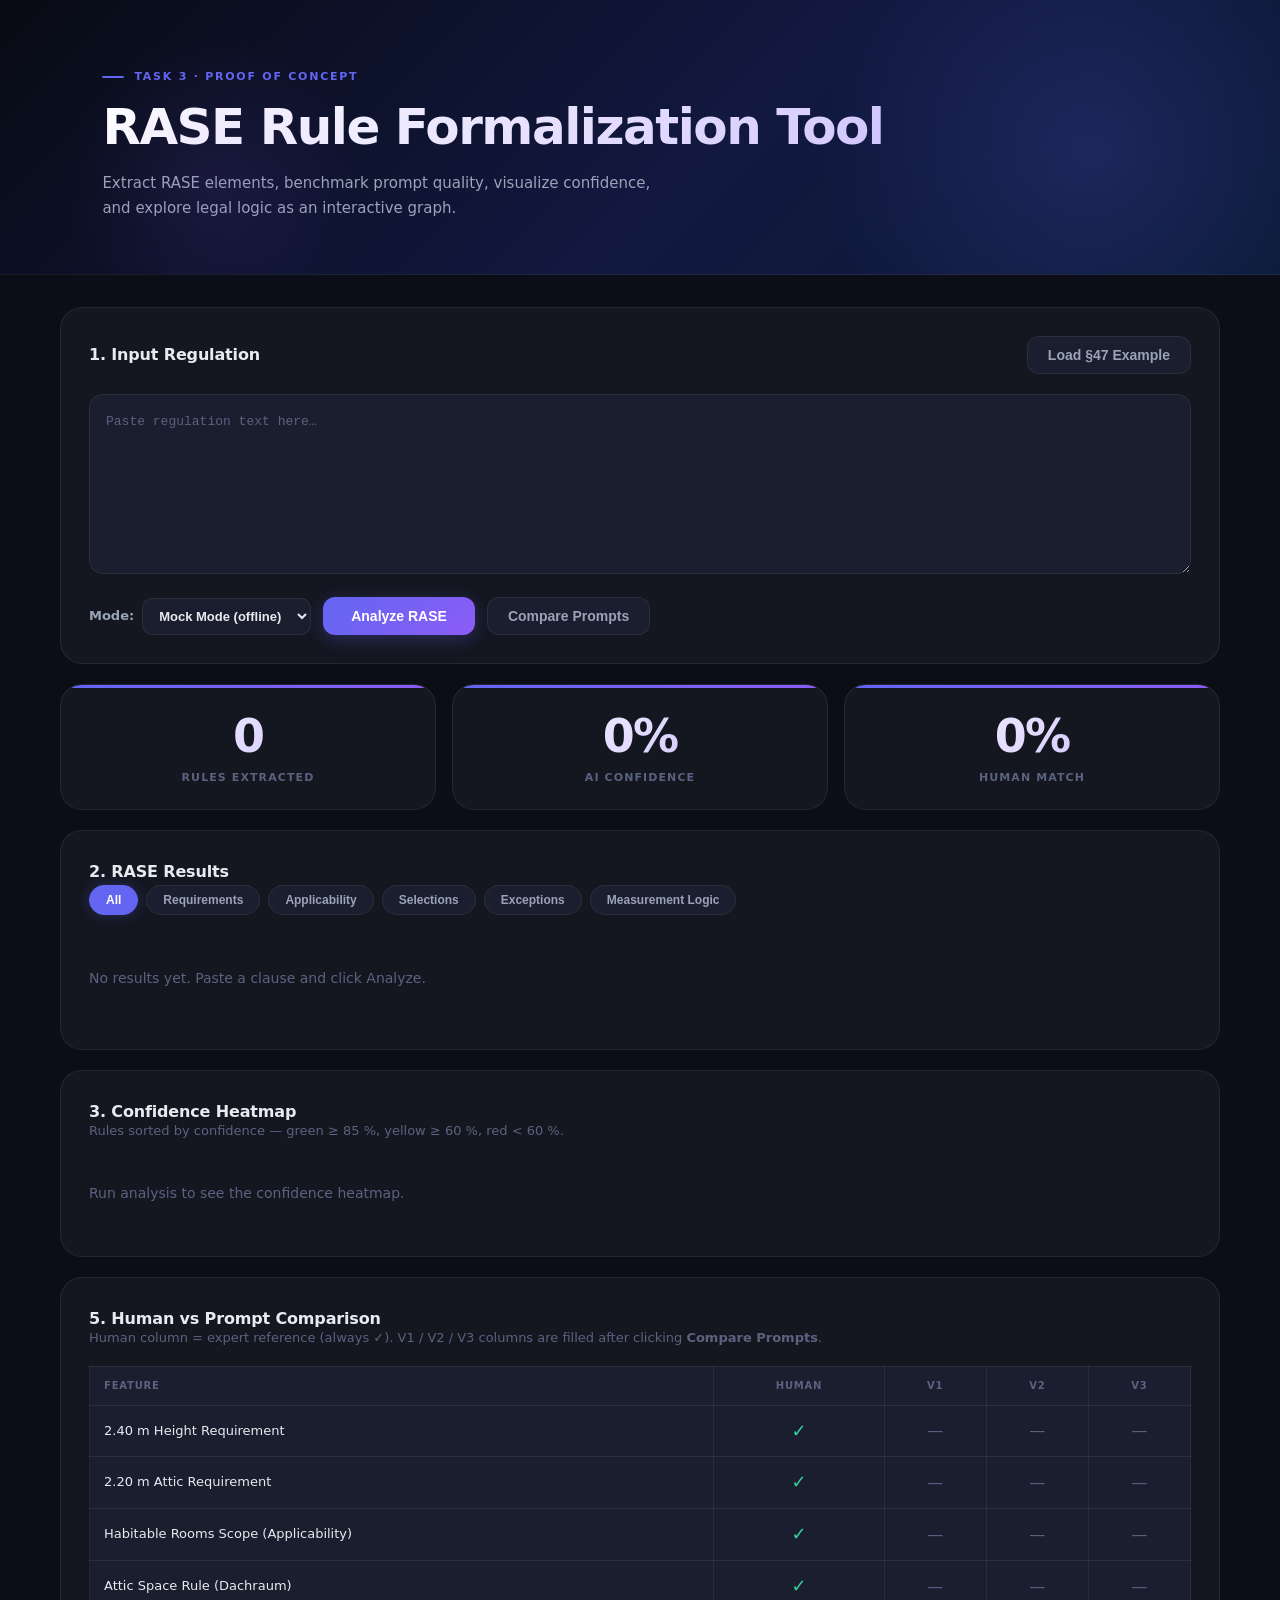
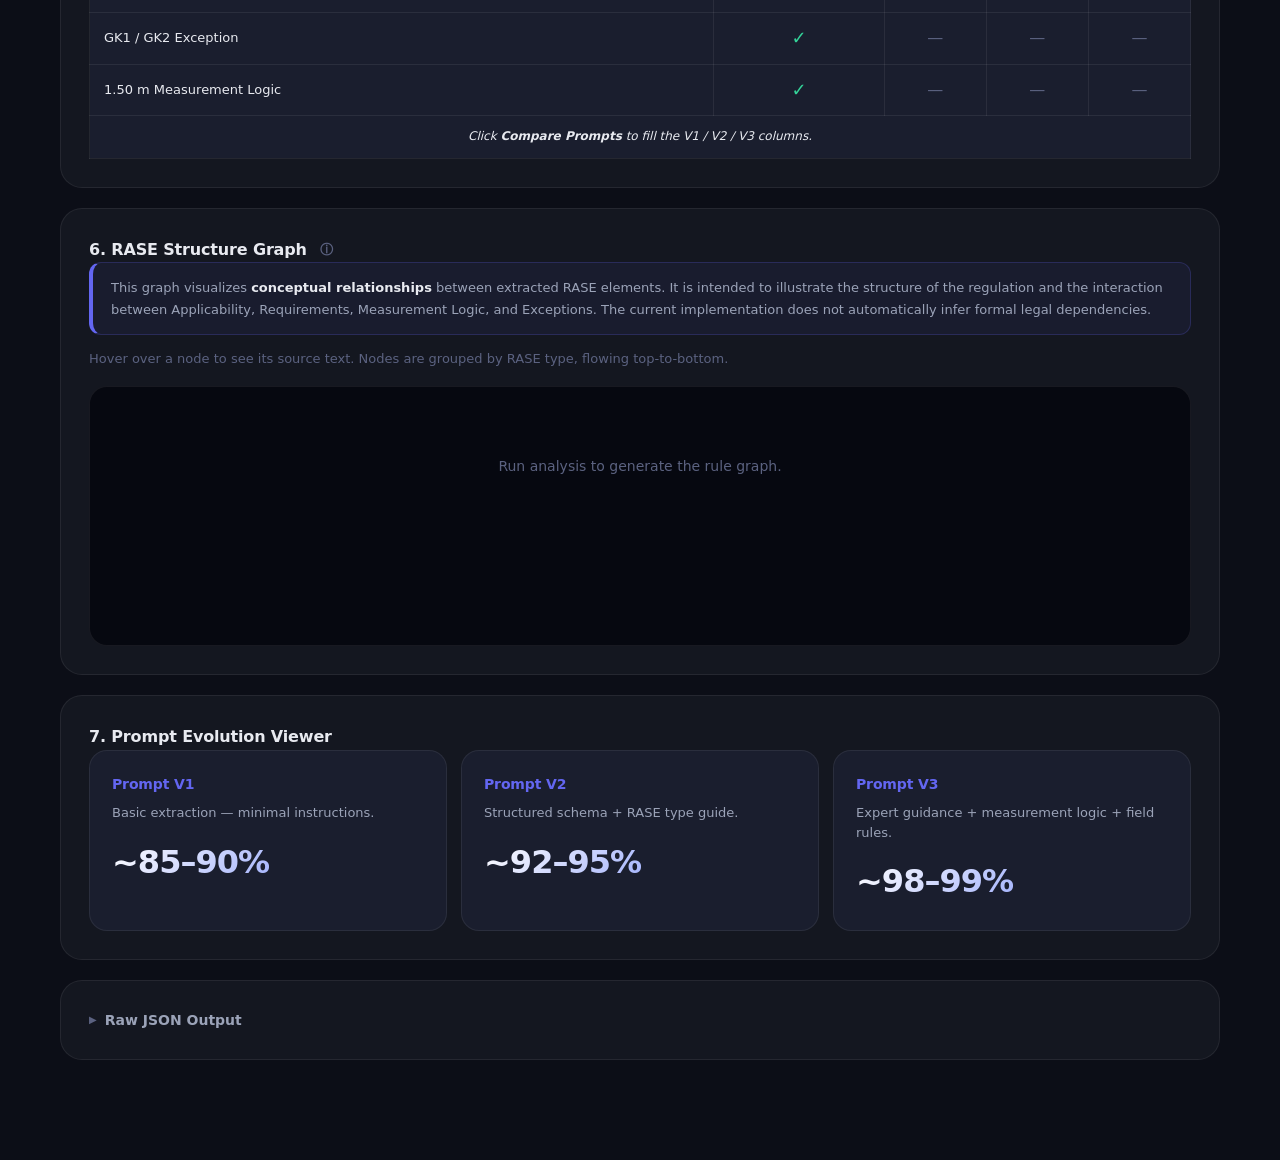
<file: JS Application Software/static/index.html>
<!DOCTYPE html>
<html lang="en">
<head>
  <meta charset="UTF-8" />
  <meta name="viewport" content="width=device-width, initial-scale=1.0" />
  <title>RASE Task 3 Tool</title>
  <link rel="stylesheet" href="styles.css" />
</head>
<body>

<header class="hero">
  <p class="eyebrow">Task 3 · Proof of Concept</p>
  <h1>RASE Rule Formalization Tool</h1>
  <p class="subtitle">
    Extract RASE elements, benchmark prompt quality, visualize confidence,
    and explore legal logic as an interactive graph.
  </p>
</header>

<main class="container">

  <!-- ① Input -->
  <section class="panel">
    <div class="panel-header">
      <h2>1. Input Regulation</h2>
      <button id="loadExampleBtn" class="secondary">Load §47 Example</button>
    </div>
    <textarea id="inputText" placeholder="Paste regulation text here…"></textarea>
    <div class="actions">
      <label>
        Mode:
        <select id="modeSelect">
          <option value="mock">Mock Mode (offline)</option>
          <option value="gemini">Gemini Mode (API)</option>
        </select>
      </label>
      <label id="promptVersionLabel" style="display:none;">
        Prompt:
        <select id="promptVersionSelect">
          <option value="v3">V3 — Expert (recommended)</option>
          <option value="v2">V2 — Structured</option>
          <option value="v1">V1 — Basic</option>
        </select>
      </label>
      <button id="analyzeBtn">Analyze RASE</button>
      <button id="compareBtn" class="secondary">Compare Prompts</button>
    </div>
  </section>

  <!-- KPIs -->
  <section class="kpis">
    <div class="kpi">
      <span id="rulesCount">0</span>
      <p>Rules Extracted</p>
    </div>
    <div class="kpi">
      <span id="confidenceScore">0%</span>
      <p>AI Confidence</p>
    </div>
    <div class="kpi">
      <span id="similarityScore">0%</span>
      <p>Human Match</p>
    </div>
  </section>

  <!-- ② RASE Results -->
  <section class="panel">
    <h2>2. RASE Results</h2>
    <div class="filters">
      <button class="chip active" data-filter="All">All</button>
      <button class="chip" data-filter="Requirement">Requirements</button>
      <button class="chip" data-filter="Applicability">Applicability</button>
      <button class="chip" data-filter="Selection">Selections</button>
      <button class="chip" data-filter="Exception">Exceptions</button>
      <button class="chip" data-filter="MeasurementLogic">Measurement Logic</button>
    </div>
    <div id="resultsGrid" class="results-grid empty">
      <p>No results yet. Paste a clause and click Analyze.</p>
    </div>
  </section>

  <!-- ③ Confidence Heatmap (Feature 2) -->
  <section class="panel">
    <h2>3. Confidence Heatmap</h2>
    <p class="section-hint">Rules sorted by confidence — green ≥ 85 %, yellow ≥ 60 %, red &lt; 60 %.</p>
    <div id="heatmapList">
      <p class="empty-msg">Run analysis to see the confidence heatmap.</p>
    </div>
  </section>

  <!-- ④ Prompt Benchmark Results (Feature 1) — hidden until benchmark runs -->
  <section class="panel" id="benchmarkSection" style="display:none;">
    <h2>4. Prompt Benchmark Results</h2>
    <p class="section-hint">Gemini was called three times — once per prompt version.</p>
    <table class="bench-table">
      <thead>
        <tr>
          <th>Prompt</th>
          <th>Rules Found</th>
          <th>Avg Confidence</th>
          <th>Human Similarity</th>
        </tr>
      </thead>
      <tbody id="benchmarkBody"></tbody>
    </table>
  </section>

  <!-- ⑤ Human vs Prompt Comparison (Feature 3) -->
  <section class="panel">
    <h2>5. Human vs Prompt Comparison</h2>
    <p class="section-hint">
      Human column = expert reference (always ✓).
      V1 / V2 / V3 columns are filled after clicking <strong>Compare Prompts</strong>.
    </p>
    <table class="cmp-table">
      <thead>
        <tr>
          <th>Feature</th>
          <th class="cmp-center">Human</th>
          <th class="cmp-center">V1</th>
          <th class="cmp-center">V2</th>
          <th class="cmp-center">V3</th>
        </tr>
      </thead>
      <tbody id="comparisonBody"></tbody>
    </table>
  </section>

  <!-- ⑥ RASE Structure Graph (Feature 4) -->
  <section class="panel">
    <h2>
      6. RASE Structure Graph
      <span
        class="info-icon"
        aria-label="Graph information"
        data-tooltip="Conceptual visualization of RASE elements. Future work could infer legal dependencies automatically from LLM outputs."
      >ⓘ</span>
    </h2>

    <!-- Academic context box -->
    <div class="graph-info-box">
      This graph visualizes <strong>conceptual relationships</strong> between extracted RASE
      elements. It is intended to illustrate the structure of the regulation and the interaction
      between Applicability, Requirements, Measurement Logic, and Exceptions. The current
      implementation does not automatically infer formal legal dependencies.
    </div>

    <p class="section-hint">Hover over a node to see its source text. Nodes are grouped by RASE type, flowing top-to-bottom.</p>
    <div id="ruleGraph" class="graph-container">
      <p class="empty-msg">Run analysis to generate the rule graph.</p>
    </div>
  </section>

  <!-- ⑦ Prompt Evolution Viewer -->
  <section class="panel">
    <h2>7. Prompt Evolution Viewer</h2>
    <div class="prompt-cards">
      <div class="prompt-card">
        <h3>Prompt V1</h3>
        <p>Basic extraction — minimal instructions.</p>
        <strong>~85–90%</strong>
      </div>
      <div class="prompt-card">
        <h3>Prompt V2</h3>
        <p>Structured schema + RASE type guide.</p>
        <strong>~92–95%</strong>
      </div>
      <div class="prompt-card">
        <h3>Prompt V3</h3>
        <p>Expert guidance + measurement logic + field rules.</p>
        <strong>~98–99%</strong>
      </div>
    </div>
  </section>

  <!-- ⑧ Raw JSON -->
  <section class="panel">
    <details>
      <summary>Raw JSON Output</summary>
      <pre id="rawJson">{}</pre>
    </details>
  </section>

</main>

<script src="app.js"></script>
</body>
</html>
</file>
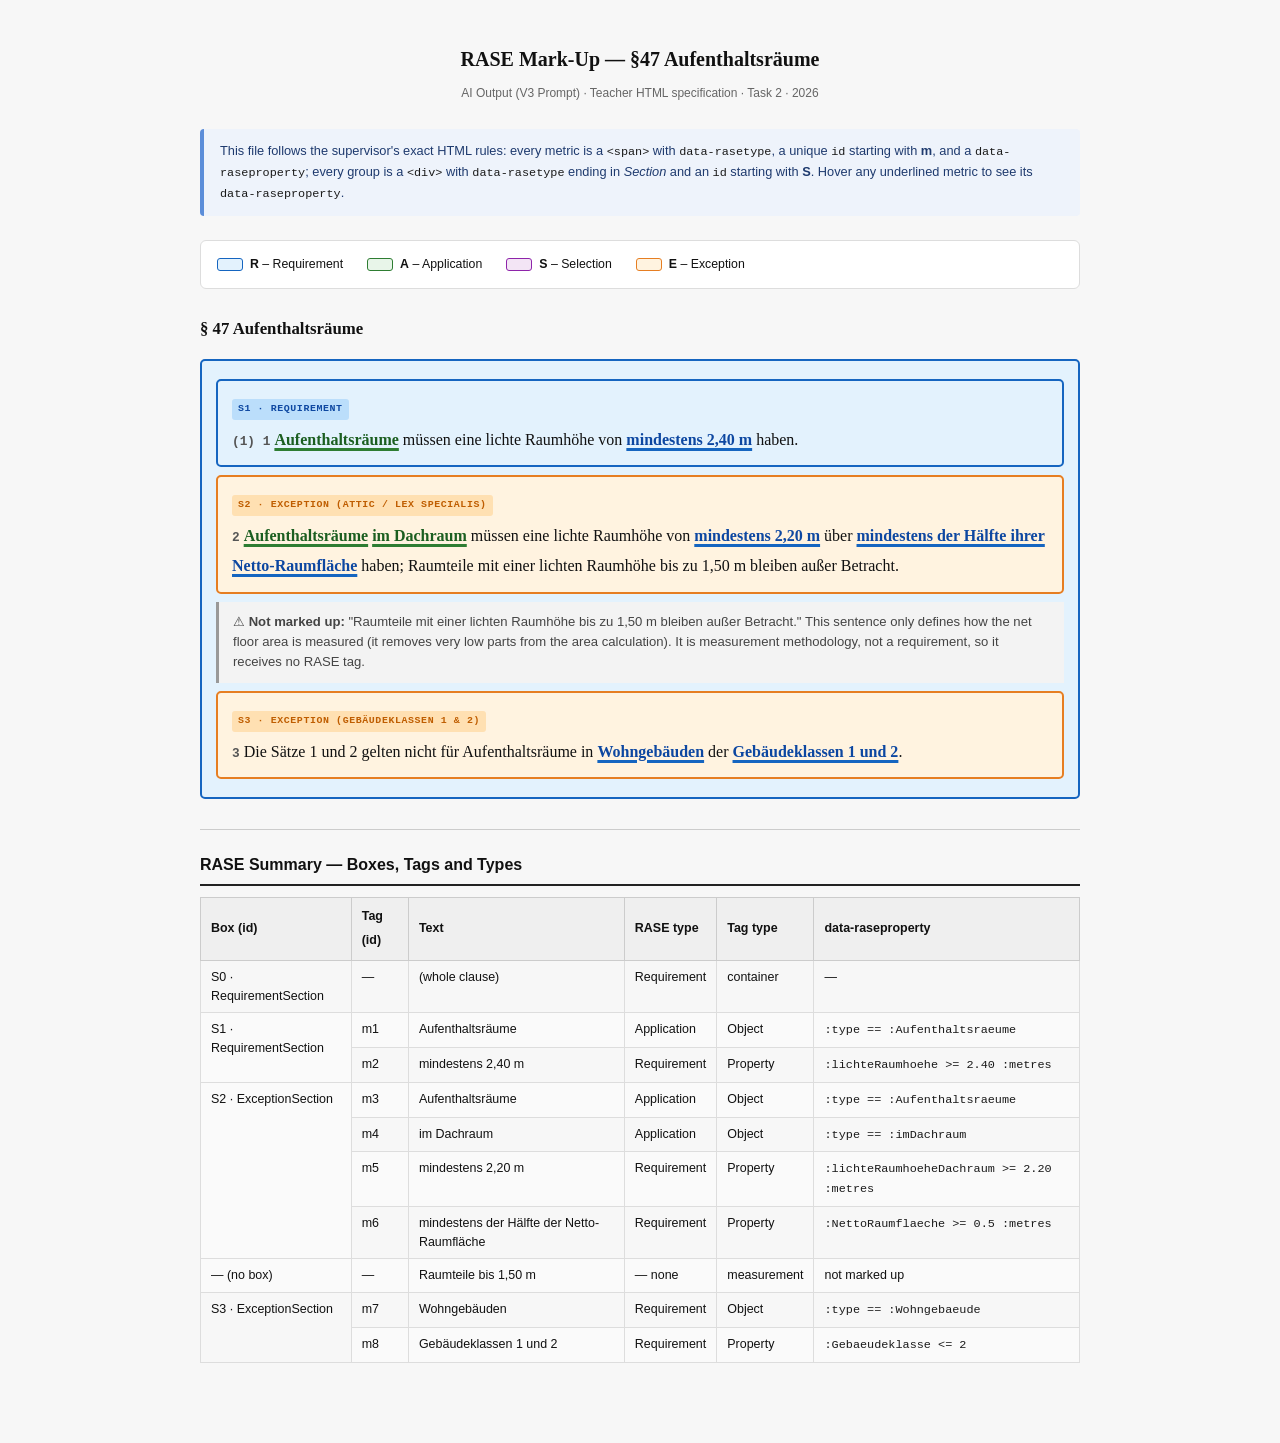
<file: LLM Prompt Engineering/rase_markup_47_v3.html>
<!DOCTYPE html>
<html lang="de">
<head>
<meta charset="UTF-8">
<meta name="viewport" content="width=device-width, initial-scale=1.0">
<title>RASE Mark-Up — §47 Aufenthaltsräume (V3 Prompt Output)</title>
<style>
  * { box-sizing: border-box; margin: 0; padding: 0; }
  body {
    font-family: Georgia, 'Times New Roman', serif;
    background: #f7f7f7; color: #111;
    padding: 40px 20px 80px; line-height: 1.9;
  }
  .page { max-width: 880px; margin: 0 auto; }

  h1 { text-align:center; font-size:1.25rem; margin-bottom:4px; }
  .subtitle { text-align:center; font-size:0.75rem; color:#666;
              margin-bottom:24px; font-family:Arial,sans-serif; }

  .info-banner {
    background:#eef3fb; border-left:4px solid #5b8dd9; border-radius:4px;
    padding:12px 16px; font-size:0.8rem; color:#1e3a6e; margin-bottom:24px;
    line-height:1.6; font-family:Arial,sans-serif;
  }

  /* ── Legend ── */
  .legend {
    display:flex; flex-wrap:wrap; gap:9px 24px;
    margin-bottom:24px; padding:12px 16px;
    background:#fff; border:1px solid #ddd; border-radius:6px;
    font-size:0.77rem; font-family:Arial,sans-serif;
  }
  .legend-item { display:flex; align-items:center; gap:7px; }
  .sw { display:inline-block; width:26px; height:13px;
        border-radius:3px; border:1px solid rgba(0,0,0,.12); }

  /* ══════════════════════════════════════════════
     RASE STYLES — driven by data-rasetype attribute
     (teacher's exact attribute names)
  ══════════════════════════════════════════════ */

  /* SECTIONS (div boxes) */
  div[data-rasetype="RequirementSection"] {
    border:2px solid #1565C0; background:#E3F2FD;
    border-radius:5px; padding:10px 14px; margin:8px 0;
  }
  div[data-rasetype="ApplicationSection"] {
    border:2px solid #2e7d32; background:#E8F5E9;
    border-radius:5px; padding:10px 14px; margin:8px 0;
  }
  div[data-rasetype="SelectionSection"] {
    border:2px solid #8e24aa; background:#F3E5F5;
    border-radius:5px; padding:10px 14px; margin:8px 0;
  }
  div[data-rasetype="ExceptionSection"] {
    border:2px solid #e67e22; background:#FFF3E0;
    border-radius:5px; padding:10px 14px; margin:8px 0;
  }

  /* TAGS (span metrics) */
  span[data-rasetype="Requirement"] {
    text-decoration:underline; text-decoration-color:#1565C0;
    text-decoration-thickness:2.5px; text-underline-offset:3px;
    color:#0d47a1; font-weight:bold;
  }
  span[data-rasetype="Application"] {
    text-decoration:underline; text-decoration-color:#2e7d32;
    text-decoration-thickness:2.5px; text-underline-offset:3px;
    color:#1b5e20; font-weight:bold;
  }
  span[data-rasetype="Selection"] {
    text-decoration:underline; text-decoration-color:#8e24aa;
    text-decoration-thickness:2.5px; text-underline-offset:3px;
    color:#6a1b9a; font-weight:bold;
  }
  span[data-rasetype="Exception"] {
    text-decoration:underline; text-decoration-color:#e67e22;
    text-decoration-thickness:2.5px; text-underline-offset:3px;
    color:#bf5d00; font-weight:bold;
  }

  /* section label */
  .sec-label {
    display:inline-block; font-size:0.62rem; font-weight:bold;
    letter-spacing:.06em; padding:1px 6px; border-radius:3px;
    font-family:'Courier New',monospace; text-transform:uppercase;
    margin-bottom:5px;
  }
  .lab-R { background:#BBDEFB; color:#0d47a1; }
  .lab-E { background:#FFE0B2; color:#bf5d00; }

  /* tooltip on hover */
  [data-raseproperty] { cursor:help; position:relative; }
  [data-raseproperty]:hover::after {
    content:attr(data-raseproperty);
    position:absolute; left:0; top:130%;
    background:#222; color:#fff; font-size:0.7rem;
    padding:4px 9px; border-radius:4px; white-space:nowrap;
    z-index:100; font-weight:normal; font-family:'Courier New',monospace;
  }

  .clause-title { font-weight:bold; font-size:1.05rem; margin:6px 0 14px; }
  .satz-num { font-weight:bold; color:#555;
              font-family:'Courier New',monospace; font-size:0.8rem; }

  /* unmarked measurement note */
  .measure-note {
    margin:8px 0; padding:10px 14px;
    background:#f3f3f3; border-left:3px solid #999;
    font-size:0.82rem; color:#444; font-family:Arial,sans-serif;
    line-height:1.55;
  }

  .divider { border:none; border-top:1px solid #ccc; margin:30px 0 20px; }
  .sec { font-size:1rem; font-weight:bold; margin-bottom:11px;
         border-bottom:2px solid #222; padding-bottom:4px;
         font-family:Arial,sans-serif; }

  table { width:100%; border-collapse:collapse; font-size:0.78rem;
          font-family:Arial,sans-serif; }
  th { background:#efefef; border:1px solid #ccc; padding:7px 10px; text-align:left; }
  td { border:1px solid #ddd; padding:7px 10px; vertical-align:top; line-height:1.5; }
  tr:nth-child(even) td { background:#fafafa; }
  code { font-family:'Courier New',monospace; font-size:0.74rem; color:#1a1a1a; }
</style>
</head>
<body>
<div class="page">

  <h1>RASE Mark-Up — §47 Aufenthaltsräume</h1>
  <p class="subtitle">AI Output (V3 Prompt) &middot; Teacher HTML specification &middot; Task 2 &middot; 2026</p>

  <div class="info-banner">
    This file follows the supervisor's exact HTML rules: every metric is a
    <code>&lt;span&gt;</code> with <code>data-rasetype</code>, a unique <code>id</code> starting with
    <strong>m</strong>, and a <code>data-raseproperty</code>; every group is a
    <code>&lt;div&gt;</code> with <code>data-rasetype</code> ending in <em>Section</em> and an
    <code>id</code> starting with <strong>S</strong>. Hover any underlined metric to see its
    <code>data-raseproperty</code>.
  </div>

  <!-- ── Legend ── -->
  <div class="legend">
    <div class="legend-item"><span class="sw" style="background:#E3F2FD;border-color:#1565C0;"></span><span><strong>R</strong> – Requirement</span></div>
    <div class="legend-item"><span class="sw" style="background:#E8F5E9;border-color:#2e7d32;"></span><span><strong>A</strong> – Application</span></div>
    <div class="legend-item"><span class="sw" style="background:#F3E5F5;border-color:#8e24aa;"></span><span><strong>S</strong> – Selection</span></div>
    <div class="legend-item"><span class="sw" style="background:#FFF3E0;border-color:#e67e22;"></span><span><strong>E</strong> – Exception</span></div>
  </div>

  <!-- ══════════════════════════════════════════
       THE MARKED-UP CLAUSE
       (Requirement Section containing
        one R-Section + two E-Sections)
  ══════════════════════════════════════════ -->

  <p class="clause-title">§ 47 Aufenthaltsräume</p>

  <!-- Overall Requirement Section S0 wraps the whole clause -->
  <div data-rasetype="RequirementSection" id="S0">

    <!-- ── SATZ 1 — general requirement ── -->
    <div data-rasetype="RequirementSection" id="S1">
      <span class="sec-label lab-R">S1 · Requirement</span><br>
      <span class="satz-num">(1) 1</span>
      <span data-rasetype="Application" id="m1" data-raseproperty=":type == :Aufenthaltsraeume">Aufenthaltsräume</span>
      müssen eine lichte Raumhöhe von
      <span data-rasetype="Requirement" id="m2" data-raseproperty=":lichteRaumhoehe &gt;= 2.40 :metres">mindestens 2,40&nbsp;m</span>
      haben.
    </div>

    <!-- ── SATZ 2 — attic: EXCEPTION (lex specialis) ── -->
    <div data-rasetype="ExceptionSection" id="S2">
      <span class="sec-label lab-E">S2 · Exception (attic / lex specialis)</span><br>
      <span class="satz-num">2</span>
      <span data-rasetype="Application" id="m3" data-raseproperty=":type == :Aufenthaltsraeume">Aufenthaltsräume</span>
      <span data-rasetype="Application" id="m4" data-raseproperty=":type == :imDachraum">im Dachraum</span>
      müssen eine lichte Raumhöhe von
      <span data-rasetype="Requirement" id="m5" data-raseproperty=":lichteRaumhoeheDachraum &gt;= 2.20 :metres">mindestens 2,20&nbsp;m</span>
      über
      <span data-rasetype="Requirement" id="m6" data-raseproperty=":NettoRaumflaeche &gt;= 0.5 :metres">mindestens der Hälfte ihrer Netto-Raumfläche</span>
      haben;
      Raumteile mit einer lichten Raumhöhe bis zu 1,50&nbsp;m bleiben außer Betracht.
    </div>

    <!-- ── Measurement note (NOT marked up) ── -->
    <div class="measure-note">
      ⚠ <strong>Not marked up:</strong> "Raumteile mit einer lichten Raumhöhe bis zu 1,50&nbsp;m
      bleiben außer Betracht." This sentence only defines how the net floor area is measured
      (it removes very low parts from the area calculation). It is measurement methodology,
      not a requirement, so it receives no RASE tag.
    </div>

    <!-- ── SATZ 3 — building-class EXCEPTION ── -->
    <div data-rasetype="ExceptionSection" id="S3">
      <span class="sec-label lab-E">S3 · Exception (Gebäudeklassen 1 &amp; 2)</span><br>
      <span class="satz-num">3</span>
      Die Sätze 1 und 2 gelten nicht für Aufenthaltsräume in
      <span data-rasetype="Requirement" id="m7" data-raseproperty=":type == :Wohngebaeude">Wohngebäuden</span>
      der
      <span data-rasetype="Requirement" id="m8" data-raseproperty=":Gebaeudeklasse &lt;= 2">Gebäudeklassen 1 und 2</span>.
    </div>

  </div>

  <!-- ══════════════════════════════════════════
       SUMMARY TABLE (Box / Tag / type)
  ══════════════════════════════════════════ -->
  <hr class="divider">
  <div class="sec">RASE Summary — Boxes, Tags and Types</div>
  <table>
    <thead>
      <tr><th>Box (id)</th><th>Tag (id)</th><th>Text</th><th>RASE type</th><th>Tag type</th><th>data-raseproperty</th></tr>
    </thead>
    <tbody>
      <tr><td>S0 · RequirementSection</td><td>—</td><td>(whole clause)</td><td>Requirement</td><td>container</td><td>—</td></tr>
      <tr><td rowspan="2">S1 · RequirementSection</td><td>m1</td><td>Aufenthaltsräume</td><td>Application</td><td>Object</td><td><code>:type == :Aufenthaltsraeume</code></td></tr>
      <tr><td>m2</td><td>mindestens 2,40 m</td><td>Requirement</td><td>Property</td><td><code>:lichteRaumhoehe &gt;= 2.40 :metres</code></td></tr>
      <tr><td rowspan="4">S2 · ExceptionSection</td><td>m3</td><td>Aufenthaltsräume</td><td>Application</td><td>Object</td><td><code>:type == :Aufenthaltsraeume</code></td></tr>
      <tr><td>m4</td><td>im Dachraum</td><td>Application</td><td>Object</td><td><code>:type == :imDachraum</code></td></tr>
      <tr><td>m5</td><td>mindestens 2,20 m</td><td>Requirement</td><td>Property</td><td><code>:lichteRaumhoeheDachraum &gt;= 2.20 :metres</code></td></tr>
      <tr><td>m6</td><td>mindestens der Hälfte der Netto-Raumfläche</td><td>Requirement</td><td>Property</td><td><code>:NettoRaumflaeche &gt;= 0.5 :metres</code></td></tr>
      <tr><td>— (no box)</td><td>—</td><td>Raumteile bis 1,50 m</td><td>— none</td><td>measurement</td><td>not marked up</td></tr>
      <tr><td rowspan="2">S3 · ExceptionSection</td><td>m7</td><td>Wohngebäuden</td><td>Requirement</td><td>Object</td><td><code>:type == :Wohngebaeude</code></td></tr>
      <tr><td>m8</td><td>Gebäudeklassen 1 und 2</td><td>Requirement</td><td>Property</td><td><code>:Gebaeudeklasse &lt;= 2</code></td></tr>
    </tbody>
  </table>

</div>
</body>
</html>
</file>
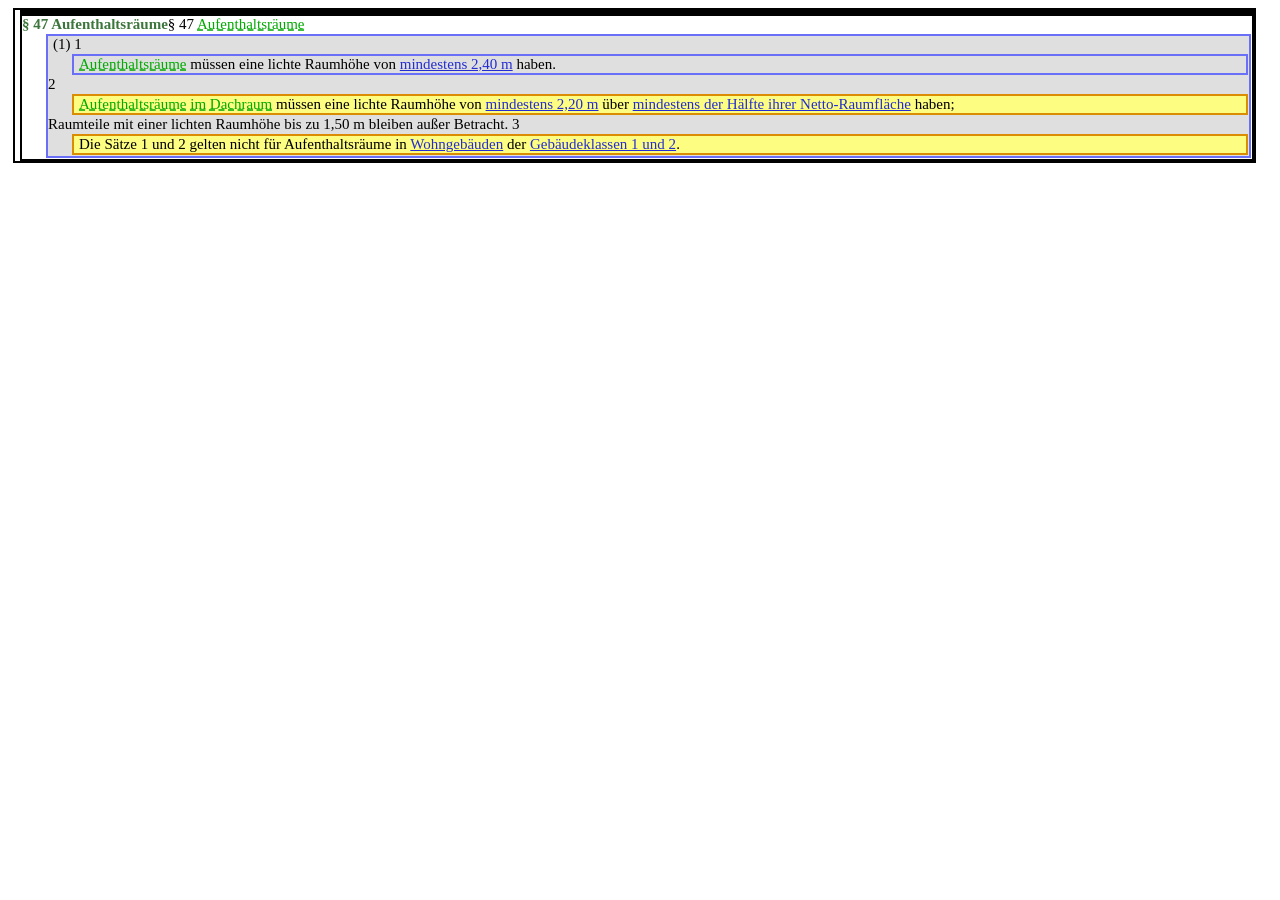
<file: Task1 Human Rule Formalization of §47 MBO using the RASE Methodology/RAISE/Rase Anaysis of 47.html>
<!DOCTYPE html>
<!-- saved from url=(0078)https://arc.salleurl.edu/accord/media/999c11db205e034409a5367dcbf81576_v8.html -->
<html lang="en"><head><meta http-equiv="Content-Type" content="text/html; charset=UTF-8">
                
                <link href="./Rase Anaysis of 47_files/dcom.css" rel="stylesheet" type="text/css">
                <link href="./Rase Anaysis of 47_files/rase.css" rel="stylesheet" type="text/css">
                <title>Rase Anaysis of 47</title>
                <meta content="4.5.2017/241" name="ckterms:version">
            </head>
            <body><section data-identifier="1">
                                                                      <section data-identifier="2">










</section><section data-identifier="3" title="§ 47 Aufenthaltsräume"><span class="title">§ 47 <span data-rasetype="Application" data-identifier="81678" data-raseproperty=":type == :Aufenthaltsraeume">Aufenthaltsräume</span></span>

<div data-rasetype="RequirementSection" data-identifier="2.1">(1) 1<div data-rasetype="RequirementSection" data-identifier="19890"><span data-rasetype="Application" data-identifier="2.1.1" data-raseproperty=":type == :Aufenthaltsraeume">Aufenthaltsräume</span> müssen eine lichte Raumhöhe von <span data-rasetype="Requirement" data-identifier="2.1.2" data-raseproperty=":lichteRaumhoehe &gt;= 2.40 :metres">mindestens 2,40 m</span> haben.</div>
2<div data-rasetype="ExceptionSection" data-identifier="37101"><span data-rasetype="Application" data-identifier="2.1.3" data-raseproperty=":type == :Aufenthaltsraeume">Aufenthaltsräume</span> <span data-rasetype="Application" data-identifier="2.1.4" data-raseproperty=":type == :ImDachraum">im Dachraum</span> müssen eine lichte Raumhöhe von <span data-rasetype="Requirement" data-identifier="2.1.5" data-raseproperty=":lichteRaumhoeheDachraum &gt;= 2 :metres">mindestens 2,20 m</span>
über <span data-rasetype="Requirement" data-identifier="2.1.6" data-raseproperty=":NettoRaumflaeche &gt;= 0.5 :metres">mindestens der Hälfte ihrer Netto-Raumfläche</span> haben;</div> Raumteile mit einer lichten
Raumhöhe bis zu 1,50 m bleiben außer Betracht. 3<div data-rasetype="ExceptionSection" data-identifier="15660">Die Sätze 1 und 2 gelten nicht für
Aufenthaltsräume in <span data-rasetype="Requirement" data-identifier="2.1.7" data-raseproperty=":type == :Wohngebaeuden">Wohngebäuden</span> der <span data-rasetype="Requirement" data-identifier="2.1.8" data-raseproperty=":Gebaeudelklasse &lt;= 2 ">Gebäudeklassen 1 und 2</span>.</div></div>



</section>

        

        

        

        

        

        

        

        

        

        

        

        

        

        
                                    
            </section>
            </body></html>
</file>
<file: JS Application Software/static/styles.css>
/* ── Design tokens ─────────────────────────────────────────────────────────── */
:root {
  --bg:        #0c0e17;
  --s1:        #141720;
  --s2:        #1a1e2e;
  --s3:        #1f2436;
  --border:    rgba(255,255,255,0.07);
  --border2:   rgba(255,255,255,0.14);
  --text:      #e8eaf0;
  --text2:     #9ba3b8;
  --text3:     #5b6280;
  --primary:   #6366f1;
  --accent:    #8b5cf6;
  --glow:      rgba(99,102,241,0.28);

  --R:         #f87171;  --R-bg: rgba(248,113,113,0.10);
  --A:         #34d399;  --A-bg: rgba(52,211,153,0.10);
  --S:         #fbbf24;  --S-bg: rgba(251,191,36,0.10);
  --E:         #fb923c;  --E-bg: rgba(251,146,60,0.10);
  --M:         #a78bfa;  --M-bg: rgba(167,139,250,0.10);
}

/* ── Reset ─────────────────────────────────────────────────────────────────── */
*, *::before, *::after { box-sizing: border-box; margin: 0; padding: 0; }

body {
  font-family: -apple-system, 'Segoe UI', system-ui, sans-serif;
  background: var(--bg);
  color: var(--text);
  min-height: 100vh;
  line-height: 1.6;
}

/* ── Hero ──────────────────────────────────────────────────────────────────── */
.hero {
  position: relative;
  overflow: hidden;
  padding: 60px 8vw 52px;
  background: linear-gradient(135deg, #080b14 0%, #121840 55%, #0b1a38 100%);
  border-bottom: 1px solid var(--border);
}

.hero::before {
  content: '';
  position: absolute;
  top: -120px; right: -80px;
  width: 540px; height: 540px;
  background: radial-gradient(circle, rgba(99,102,241,0.18) 0%, transparent 70%);
  pointer-events: none;
}

.hero::after {
  content: '';
  position: absolute;
  bottom: -60px; left: 5%;
  width: 300px; height: 300px;
  background: radial-gradient(circle, rgba(139,92,246,0.10) 0%, transparent 70%);
  pointer-events: none;
}

.eyebrow {
  display: inline-flex;
  align-items: center;
  gap: 10px;
  text-transform: uppercase;
  letter-spacing: 0.16em;
  font-size: 11px;
  font-weight: 700;
  color: var(--primary);
  margin-bottom: 14px;
}

.eyebrow::before {
  content: '';
  display: inline-block;
  width: 22px; height: 2px;
  background: var(--primary);
  border-radius: 2px;
}

h1 {
  font-size: clamp(28px, 5vw, 50px);
  font-weight: 900;
  letter-spacing: -0.03em;
  line-height: 1.1;
  margin-bottom: 16px;
  background: linear-gradient(130deg, #fff 0%, #c4b5fd 100%);
  -webkit-background-clip: text;
  -webkit-text-fill-color: transparent;
  background-clip: text;
}

.subtitle {
  font-size: 15px;
  color: var(--text2);
  max-width: 580px;
  line-height: 1.7;
}

/* ── Layout ────────────────────────────────────────────────────────────────── */
.container {
  max-width: 1200px;
  margin: 0 auto;
  padding: 32px 20px 80px;
}

/* ── Panels ────────────────────────────────────────────────────────────────── */
.panel {
  background: var(--s1);
  border: 1px solid var(--border);
  border-radius: 22px;
  padding: 28px;
  margin-bottom: 20px;
  transition: border-color 0.2s;
}

.panel:hover { border-color: var(--border2); }

.panel-header {
  display: flex;
  align-items: center;
  justify-content: space-between;
  gap: 16px;
  margin-bottom: 4px;
}

h2 {
  font-size: 16px;
  font-weight: 700;
  color: var(--text);
  letter-spacing: -0.01em;
}

/* ── Textarea ──────────────────────────────────────────────────────────────── */
textarea {
  width: 100%;
  min-height: 180px;
  background: var(--s2);
  border: 1px solid var(--border);
  border-radius: 14px;
  padding: 16px;
  font-family: 'SF Mono', 'Fira Code', 'Courier New', monospace;
  font-size: 13px;
  line-height: 1.75;
  color: var(--text);
  resize: vertical;
  margin: 16px 0;
  outline: none;
  transition: border-color 0.2s, box-shadow 0.2s;
}

textarea:focus {
  border-color: var(--primary);
  box-shadow: 0 0 0 3px var(--glow);
}

textarea::placeholder { color: var(--text3); }

/* ── Actions row ───────────────────────────────────────────────────────────── */
.actions {
  display: flex;
  align-items: center;
  gap: 12px;
  flex-wrap: wrap;
}

label {
  font-size: 13px;
  color: var(--text2);
  font-weight: 600;
  display: flex;
  align-items: center;
  gap: 8px;
}

select {
  background: var(--s2);
  color: var(--text);
  border: 1px solid var(--border);
  border-radius: 10px;
  padding: 9px 12px;
  font-size: 13px;
  font-weight: 600;
  outline: none;
  cursor: pointer;
  transition: border-color 0.2s;
}

select:focus { border-color: var(--primary); }

/* ── Buttons ───────────────────────────────────────────────────────────────── */
button {
  border: none;
  border-radius: 12px;
  padding: 10px 20px;
  font-size: 14px;
  font-weight: 700;
  cursor: pointer;
  outline: none;
  transition: all 0.15s;
}

#analyzeBtn {
  background: linear-gradient(135deg, var(--primary), var(--accent));
  color: #fff;
  padding: 11px 28px;
  box-shadow: 0 4px 18px var(--glow);
}

#analyzeBtn:hover  { transform: translateY(-2px); box-shadow: 0 8px 28px var(--glow); }
#analyzeBtn:active { transform: translateY(0); }
#analyzeBtn:disabled { opacity: 0.45; cursor: wait; transform: none; }

button.secondary {
  background: var(--s2);
  color: var(--text2);
  border: 1px solid var(--border);
}

button.secondary:hover {
  background: var(--s3);
  color: var(--text);
}

/* ── KPI cards ─────────────────────────────────────────────────────────────── */
.kpis {
  display: grid;
  grid-template-columns: repeat(3, 1fr);
  gap: 16px;
  margin-bottom: 20px;
}

.kpi {
  position: relative;
  overflow: hidden;
  background: var(--s1);
  border: 1px solid var(--border);
  border-radius: 22px;
  padding: 28px 24px 22px;
  text-align: center;
  transition: border-color 0.2s, transform 0.2s;
}

.kpi:hover {
  border-color: var(--border2);
  transform: translateY(-3px);
}

.kpi::before {
  content: '';
  position: absolute;
  top: 0; left: 0; right: 0;
  height: 3px;
  background: linear-gradient(90deg, var(--primary), var(--accent));
  border-radius: 22px 22px 0 0;
}

.kpi span {
  display: block;
  font-size: 46px;
  font-weight: 900;
  letter-spacing: -0.04em;
  background: linear-gradient(135deg, #fff 0%, #c4b5fd 100%);
  -webkit-background-clip: text;
  -webkit-text-fill-color: transparent;
  background-clip: text;
  line-height: 1;
}

.kpi p {
  margin-top: 10px;
  color: var(--text3);
  font-size: 11px;
  font-weight: 700;
  text-transform: uppercase;
  letter-spacing: 0.1em;
}

/* ── Filter chips ──────────────────────────────────────────────────────────── */
.filters {
  display: flex;
  flex-wrap: wrap;
  gap: 8px;
  margin-bottom: 20px;
}

.chip {
  background: var(--s2);
  color: var(--text2);
  border: 1px solid var(--border);
  font-size: 12px;
  font-weight: 700;
  padding: 7px 16px;
  border-radius: 999px;
  transition: all 0.15s;
}

.chip:hover { background: var(--s3); color: var(--text); }

.chip.active {
  background: var(--primary);
  color: #fff;
  border-color: var(--primary);
  box-shadow: 0 0 14px var(--glow);
}

/* ── Results grid ──────────────────────────────────────────────────────────── */
.results-grid {
  display: grid;
  grid-template-columns: repeat(2, minmax(0, 1fr));
  gap: 14px;
}

.results-grid.empty {
  display: block;
  color: var(--text3);
  padding: 32px 0;
  font-size: 14px;
}

/* ── Rule cards ────────────────────────────────────────────────────────────── */
.rule-card {
  border: 1px solid var(--border);
  border-radius: 18px;
  padding: 18px;
  background: var(--s2);
  transition: transform 0.15s, border-color 0.15s;
}

.rule-card:hover { transform: translateY(-2px); border-color: var(--border2); }

.rule-card.requirement   { border-left: 4px solid var(--R); background: var(--R-bg); }
.rule-card.applicability { border-left: 4px solid var(--A); background: var(--A-bg); }
.rule-card.selection     { border-left: 4px solid var(--S); background: var(--S-bg); }
.rule-card.exception     { border-left: 4px solid var(--E); background: var(--E-bg); }
.rule-card.measurement   { border-left: 4px solid var(--M); background: var(--M-bg); }

.rule-top {
  display: flex;
  justify-content: space-between;
  align-items: center;
  margin-bottom: 12px;
}

.badge {
  border-radius: 999px;
  padding: 4px 11px;
  font-size: 10px;
  font-weight: 900;
  letter-spacing: 0.06em;
  text-transform: uppercase;
}

.requirement   .badge { background: var(--R); color: #0c0e17; }
.applicability .badge { background: var(--A); color: #0c0e17; }
.selection     .badge { background: var(--S); color: #0c0e17; }
.exception     .badge { background: var(--E); color: #0c0e17; }
.measurement   .badge { background: var(--M); color: #0c0e17; }

.confidence {
  font-weight: 800;
  font-size: 13px;
  color: var(--text2);
}

.rule-card h3 {
  font-size: 12px;
  font-weight: 700;
  color: var(--text2);
  margin-bottom: 8px;
  letter-spacing: 0.02em;
}

.source {
  font-size: 14px;
  line-height: 1.65;
  color: var(--text);
  margin-bottom: 12px;
}

code {
  display: block;
  font-family: 'SF Mono', 'Fira Code', 'Courier New', monospace;
  font-size: 12px;
  background: rgba(0,0,0,0.35);
  color: #a5b4fc;
  padding: 9px 12px;
  border-radius: 10px;
  overflow-x: auto;
  border: 1px solid var(--border);
}

.note {
  font-size: 12px;
  color: var(--text3);
  margin-top: 10px;
  padding-top: 10px;
  border-top: 1px solid var(--border);
  line-height: 1.5;
}

/* ── Split section ─────────────────────────────────────────────────────────── */
.split {
  display: grid;
  grid-template-columns: 1.2fr 0.8fr;
  gap: 24px;
}

/* ── Table ─────────────────────────────────────────────────────────────────── */
table {
  width: 100%;
  border-collapse: collapse;
  font-size: 13px;
}

th {
  background: var(--s2);
  color: var(--text3);
  font-size: 10px;
  font-weight: 800;
  text-transform: uppercase;
  letter-spacing: 0.08em;
  padding: 11px 13px;
  text-align: left;
  border: 1px solid var(--border);
}

td {
  padding: 10px 13px;
  border: 1px solid var(--border);
  color: var(--text);
  background: var(--s2);
  font-size: 13px;
  transition: background 0.1s;
}

tr:hover td { background: var(--s3); }

/* ── Logic tree ────────────────────────────────────────────────────────────── */
.logic-tree {
  font-family: 'SF Mono', 'Fira Code', 'Courier New', monospace;
  font-size: 13px;
  line-height: 1.75;
  background: #060810;
  color: #4ade80;
  border: 1px solid rgba(74,222,128,0.14);
  border-radius: 18px;
  padding: 22px;
  overflow-x: auto;
  min-height: 260px;
}

/* ── Prompt cards ──────────────────────────────────────────────────────────── */
.prompt-cards {
  display: grid;
  grid-template-columns: repeat(3, 1fr);
  gap: 14px;
}

.prompt-card {
  background: var(--s2);
  border: 1px solid var(--border);
  border-radius: 18px;
  padding: 22px;
  transition: all 0.15s;
  cursor: default;
}

.prompt-card:hover {
  border-color: var(--primary);
  transform: translateY(-3px);
  box-shadow: 0 8px 28px rgba(99,102,241,0.15);
}

.prompt-card h3 {
  font-size: 14px;
  font-weight: 800;
  color: var(--primary);
  margin-bottom: 8px;
  letter-spacing: -0.01em;
}

.prompt-card p {
  font-size: 13px;
  color: var(--text2);
  margin-bottom: 14px;
  line-height: 1.5;
}

.prompt-card strong {
  font-size: 32px;
  font-weight: 900;
  letter-spacing: -0.03em;
  background: linear-gradient(135deg, #fff, #a5b4fc);
  -webkit-background-clip: text;
  -webkit-text-fill-color: transparent;
  background-clip: text;
}

/* ── Details / Raw JSON ────────────────────────────────────────────────────── */
details summary {
  cursor: pointer;
  font-size: 14px;
  font-weight: 700;
  color: var(--text2);
  outline: none;
  user-select: none;
  list-style: none;
  display: flex;
  align-items: center;
  gap: 8px;
}

details summary::before {
  content: '▶';
  font-size: 10px;
  transition: transform 0.2s;
  color: var(--text3);
}

details[open] summary::before { transform: rotate(90deg); }
details[open] summary { margin-bottom: 16px; color: var(--text); }
details summary:hover  { color: var(--text); }

pre#rawJson {
  font-family: 'SF Mono', 'Fira Code', 'Courier New', monospace;
  font-size: 12px;
  line-height: 1.75;
  background: #060810;
  color: #a5b4fc;
  border: 1px solid var(--border);
  border-radius: 16px;
  padding: 22px;
  overflow-x: auto;
}

/* ── Section hints & empty states ──────────────────────────────────────────── */
.section-hint {
  font-size: 13px;
  color: var(--text3);
  margin: -4px 0 18px;
  line-height: 1.5;
}

.empty-msg {
  font-size: 14px;
  color: var(--text3);
  padding: 24px 0;
}

/* ── FEATURE 2: Confidence Heatmap ─────────────────────────────────────────── */
.heatmap-item {
  margin-bottom: 14px;
}

.heatmap-meta {
  display: flex;
  align-items: center;
  gap: 10px;
  margin-bottom: 6px;
}

.heatmap-id {
  font-size: 13px;
  font-weight: 700;
  color: var(--text);
  font-family: 'SF Mono', 'Fira Code', monospace;
}

.heatmap-type {
  font-size: 11px;
  font-weight: 700;
  letter-spacing: 0.05em;
  text-transform: uppercase;
}

/* Per-type text colours used by the heatmap type label */
.requirement-text    { color: var(--R); }
.applicability-text  { color: var(--A); }
.selection-text      { color: var(--S); }
.exception-text      { color: var(--E); }
.measurement-text    { color: var(--M); }

.heatmap-row {
  display: flex;
  align-items: center;
  gap: 12px;
}

.heatmap-track {
  flex: 1;
  height: 14px;
  background: var(--s3);
  border-radius: 999px;
  overflow: hidden;
}

.heatmap-bar {
  height: 100%;
  border-radius: 999px;
  transition: width 0.5s cubic-bezier(0.4, 0, 0.2, 1);
}

.bar-green  { background: linear-gradient(90deg, #059669, #34d399); }
.bar-yellow { background: linear-gradient(90deg, #b45309, #fbbf24); }
.bar-red    { background: linear-gradient(90deg, #991b1b, #f87171); }

.heatmap-pct {
  font-size: 13px;
  font-weight: 700;
  color: var(--text2);
  min-width: 38px;
  text-align: right;
}

/* ── FEATURE 1: Benchmark table ────────────────────────────────────────────── */
.bench-table {
  width: 100%;
  border-collapse: collapse;
  font-size: 13px;
}

.bench-table th {
  background: var(--s2);
  color: var(--text3);
  font-size: 10px;
  font-weight: 800;
  text-transform: uppercase;
  letter-spacing: 0.08em;
  padding: 11px 14px;
  border: 1px solid var(--border);
  text-align: left;
}

.bench-table td {
  padding: 12px 14px;
  border: 1px solid var(--border);
  color: var(--text);
  background: var(--s2);
  transition: background 0.1s;
}

.bench-table tr:hover td { background: var(--s3); }

.prompt-badge {
  display: inline-block;
  background: linear-gradient(135deg, var(--primary), var(--accent));
  color: #fff;
  font-size: 12px;
  font-weight: 900;
  border-radius: 8px;
  padding: 3px 10px;
  letter-spacing: 0.06em;
}

/* ── FEATURE 3: Human vs Prompt comparison table ───────────────────────────── */
.cmp-table {
  width: 100%;
  border-collapse: collapse;
  font-size: 13px;
}

.cmp-table th {
  background: var(--s2);
  color: var(--text3);
  font-size: 10px;
  font-weight: 800;
  text-transform: uppercase;
  letter-spacing: 0.08em;
  padding: 11px 14px;
  border: 1px solid var(--border);
  text-align: left;
}

.cmp-table th.cmp-center { text-align: center; }

.cmp-table td {
  padding: 11px 14px;
  border: 1px solid var(--border);
  color: var(--text);
  background: var(--s2);
  transition: background 0.1s;
}

.cmp-table tr:hover td { background: var(--s3); }

.cmp-center { text-align: center; }

.cmp-yes  {
  color: #34d399;
  font-size: 18px;
  font-weight: 900;
}

.cmp-no {
  color: #f87171;
  font-size: 18px;
  font-weight: 900;
}

.cmp-dash {
  color: var(--text3);
  font-size: 16px;
}

.cmp-note {
  font-size: 12px;
  color: var(--text3);
  text-align: center;
  padding: 12px;
  font-style: italic;
}

/* ── FEATURE 4: RASE Structure Graph ───────────────────────────────────────── */

/* ⓘ tooltip icon next to the section heading */
.info-icon {
  display: inline-flex;
  align-items: center;
  justify-content: center;
  font-size: 13px;
  font-weight: 700;
  color: var(--text3);
  cursor: default;
  margin-left: 8px;
  position: relative;
  vertical-align: middle;
  transition: color 0.15s;
}

.info-icon:hover { color: var(--primary); }

/* Tooltip bubble shown on hover */
.info-icon::after {
  content: attr(data-tooltip);
  position: absolute;
  bottom: calc(100% + 10px);
  left: 50%;
  transform: translateX(-50%);
  width: 280px;
  background: var(--s3);
  color: var(--text2);
  border: 1px solid var(--border2);
  border-radius: 10px;
  padding: 10px 14px;
  font-size: 12px;
  font-weight: 400;
  line-height: 1.55;
  letter-spacing: 0;
  text-align: left;
  pointer-events: none;
  opacity: 0;
  transition: opacity 0.15s;
  z-index: 100;
  white-space: normal;
}

/* Small caret below the bubble */
.info-icon::before {
  content: '';
  position: absolute;
  bottom: calc(100% + 4px);
  left: 50%;
  transform: translateX(-50%);
  border: 6px solid transparent;
  border-top-color: var(--border2);
  pointer-events: none;
  opacity: 0;
  transition: opacity 0.15s;
  z-index: 101;
}

.info-icon:hover::after,
.info-icon:hover::before { opacity: 1; }

/* Academic context box above the graph */
.graph-info-box {
  background: rgba(99, 102, 241, 0.07);
  border: 1px solid rgba(99, 102, 241, 0.22);
  border-left: 4px solid var(--primary);
  border-radius: 12px;
  padding: 14px 18px;
  font-size: 13px;
  color: var(--text2);
  line-height: 1.65;
  margin-bottom: 18px;
}

.graph-info-box strong { color: var(--text); }

.graph-container {
  min-height: 260px;
  background: #060810;
  border: 1px solid var(--border);
  border-radius: 18px;
  padding: 8px;
  overflow-x: auto;
}

.graph-container .empty-msg {
  padding: 60px 0;
  text-align: center;
}

/* ── Responsive ────────────────────────────────────────────────────────────── */
@media (max-width: 800px) {
  .kpis, .results-grid, .split, .prompt-cards { grid-template-columns: 1fr; }
  .panel-header, .actions { flex-direction: column; align-items: stretch; }
  .hero { padding: 40px 20px; }
  h1 { font-size: 28px; }
}
</file>
<file: Task1 Human Rule Formalization of §47 MBO using the RASE Methodology/RAISE/Rase Anaysis of 47_files/dcom.css>
.documentBody{
  counter-set:section var(--section-start) paragraph 0;
  background-color: white;
  background-color: white;
  color:black;
  text-align:left;
  font-family:"verdana";
  font-size:15px;
}

p[title]:before {
  content:attr(title);
  font-weight: bold;
  color: #3d763d;
}

section.bigtitle:before {
  content:attr(title);
  font-weight:bold;
  font-size:large;
}

section[title]:before {
  content:attr(title);
  font-weight: bold;
  color: #3d763d;
}

a {
    color: #3d763d;
}

img {
  display: block;
  margin-left: auto;
  margin-right: auto;
  width: 50%;
}

span[title]:hover:after {
 content: " ( "attr(title)" ) ";	
}

span[title] {
 color:#3d763d;
}

[class="italic"] {
  font-style: italic;
  color: grey;
}


[class="bold"] {
  font-weight: bold;
}

[class="non-normative-note"] {
  color: grey;
}

mark {
  background-color:#dfdfdf;
}

section {  
  border-top: 2px solid #000000;
  border-bottom: 2px solid #000000;
  border-left: 2px solid #000000;
  border-right: 2px solid #000000;
  padding:0px;
  margin-left: 5px;
}

div {  
  border-top: 2px solid #000000;
  border-bottom: 2px solid #000000;
  border-left: 2px solid #000000;
  border-right: 2px solid #000000;
  padding:0px;
  margin-left: 5px;
}


section.numbered:before {
  counter-increment:section;
  content:"Section " counter(section) ": " attr(title);
  font-weight:bold;
  font-size:x-large;
  counter-set:paragraph var(--paragraph-start);
}

p.numbered:before {
    counter-increment:paragraph;
    content: counter(section) "." counter(paragraph) " ";
    font-weight:bold;
}

p {
  border-top: 1px solid #000000;
  border-bottom: 1px solid #000000;
  border-left: 1px solid #000000;
  border-right: 1px solid #000000;
  padding:0px;
  margin-left:5px
}


p.production {
  border: 0px !important;
}

section.production {
  border: 0px !important;
}

table, th, td {
  border: 1px solid black;
  font-weight: normal;
}

dl {
  width: 100%;
  overflow: hidden;
  padding: 0;
  margin: 0
}
dt {
  float: left;
  width: 20%;
  padding: 0;
  margin: 0
}
dd {
  float: left;
  width: 80%;
  padding: 0;
  margin: 0
}
</file>
<file: Task1 Human Rule Formalization of §47 MBO using the RASE Methodology/RAISE/Rase Anaysis of 47_files/rase.css>
body {
  text-align:left;
  font-family:"verdana";
  font-size:15px;
  margin-right:24px;
}

table, td {
  border-style:solid;
  border-width:2px;
  border-color:gray;
}

th {
  border-style:solid;
  border-width:2px;
  border-color:gray;
  background-color:#bfbfbf;
  text-align:left;
  font-family:"verdana";
  font-weight:bolder;
}

.dotList {
  list-style: disc outside;
}
.alphaList {
  list-style-type: lower-alpha;
}
.bs_link {
	color: #ea3ff7;
	text-decoration: underline;
}
.ds_sequential-nav__text {
	color: #ea3ff7;
	text-decoration: underline;
}
.ds_side-navigation__link {
	color: #ea3ff7;
	text-decoration: underline;
}
a {
	color: #ea3ff7;
	text-decoration: underline;
}

[data-raseType="RequirementSection"] {
  background-color:#dfdfdf;
  border-top: 2px solid #696ff6;
  border-bottom: 2px solid #696ff6;
  border-left: 2px solid #696ff6;
  border-right: 2px solid #696ff6;
  padding:0px;
  	margin-top:1px;
  	margin-bottom:1px;
  	margin-right:1px;
  	margin-left:24px;
  text-align:left;
  text-indent:5px;
  direction:ltr;
/*   display:block; */
}

[data-raseType="ApplicationSection"] {
  background-color:#77dd77;
  border-top: 2px dashed #00aa00;
  border-bottom: 2px dashed #00aa00;
  border-left: 2px dashed #00aa00;
  border-right: 2px dashed #00aa00;
  padding:0px;
  	margin-top:1px;
  	margin-bottom:1px;
  	margin-right:1px;
  	margin-left:24px;
  text-align:left;
  text-indent:5px;
  direction:ltr;
  /* display:block; */
}

[data-raseType="SelectionSection"] {
  background-color:#ff99ff;
  border-top: 2px dotted #550055;
  border-bottom: 2px dotted #550055;
  border-left: 2px dotted #550055;
  border-right: 2px dotted #550055;
  padding:0px;
  	margin-top:1px;
  	margin-bottom:1px;
  	margin-right:1px;
  	margin-left:24px;
  text-align:left;
  text-indent:5px;
  direction:ltr;
  /* display:block; */
}

[data-raseType="ExceptionSection"] {
  background-color:#fdfd82;
  border-top: 2px double #da8d02;
  border-bottom: 2px double #da8d02;
  border-left: 2px double #da8d02;
  border-right: 2px double #da8d02;
  padding:0px;
  	margin-top:1px;
  	margin-bottom:1px;
  	margin-right:1px;
  	margin-left:24px;
  text-align:left;
  text-indent:5px;
  direction:ltr;
/*   display:block;*/
}

[data-raseType="Requirement"] {
  color:#252dd2;
  text-decoration: underline;
  text-align:left;
  text-indent:0px;
  direction:ltr;
}

[data-raseType="Application"] {
  color:#00aa00;
  text-decoration:underline;
  text-decoration-style:dashed;
  text-align:left;
  text-indent:0px;
  direction:ltr;
}

[data-raseType="Selection"] {
  color:#550055;
  text-decoration:underline;
  text-decoration-style:dotted;
  text-align:left;
  text-indent:0px;
  direction:ltr;
}

[data-raseType="Exception"] {
  color:#da8d02;
  text-decoration:underline;
  text-decoration-style:double;
  text-align:left;
  text-indent:0px;
  direction:ltr;
}

[data-raseType="RequirementSection"]:after, [data-raseType="ApplicationSection"]:after, [data-raseType="SelectionSection"]:after, [data-raseType="ExceptionSection"]:after {
  content: " "attr(id)" ";
  margin-right:2px;
  padding:1px;
  display:none;
  position:relative;
  float:right;
  bottom:0%;
  right:0%;
  min-width:70px;
  text-align:left;
  font-family:"verdana";
  font-size:9px;
  font-weight:bold;
  background-color:#ffffff;
  border-radius:2px;
  border:2px solid#000000;
  border-color:lightgray black black lightgray;
}

[data-raseType="RequirementSection"]:hover:after, [data-raseType="ApplicationSection"]:hover:after, [data-raseType="SelectionSection"]:hover:after, [data-raseType="ExceptionSection"]:hover:after {
  display:block;
}

[data-raseType="Requirement"]:after, [data-raseType="Application"]:after, [data-raseType="Selection"]:after, [data-raseType="Exception"]:after {
  padding:1px;
  display:none;
  position:absolute;
  text-align:left;
  font-family:"verdana";
  font-size:10px;
  font-weight:bold;
  background-color:#ffffff;
  border-radius:2px;
  border:1px solid#000000;
}

[data-raseType="Requirement"]:hover:after, [data-raseType="Application"]:hover:after, [data-raseType="Selection"]:hover:after, [data-raseType="Exception"]:hover:after {
  display:inline;
}

[data-raseType="Requirement"]:after, [data-raseType="Application"]:after, [data-raseType="Selection"]:after, [data-raseType="Exception"]:after {
  content: " "attr(id)" "attr(data-raseProperty)" "attr(data-raseComparator)" "attr(data-raseTarget)" "attr(data-raseUnit)" ";
}
</file>
